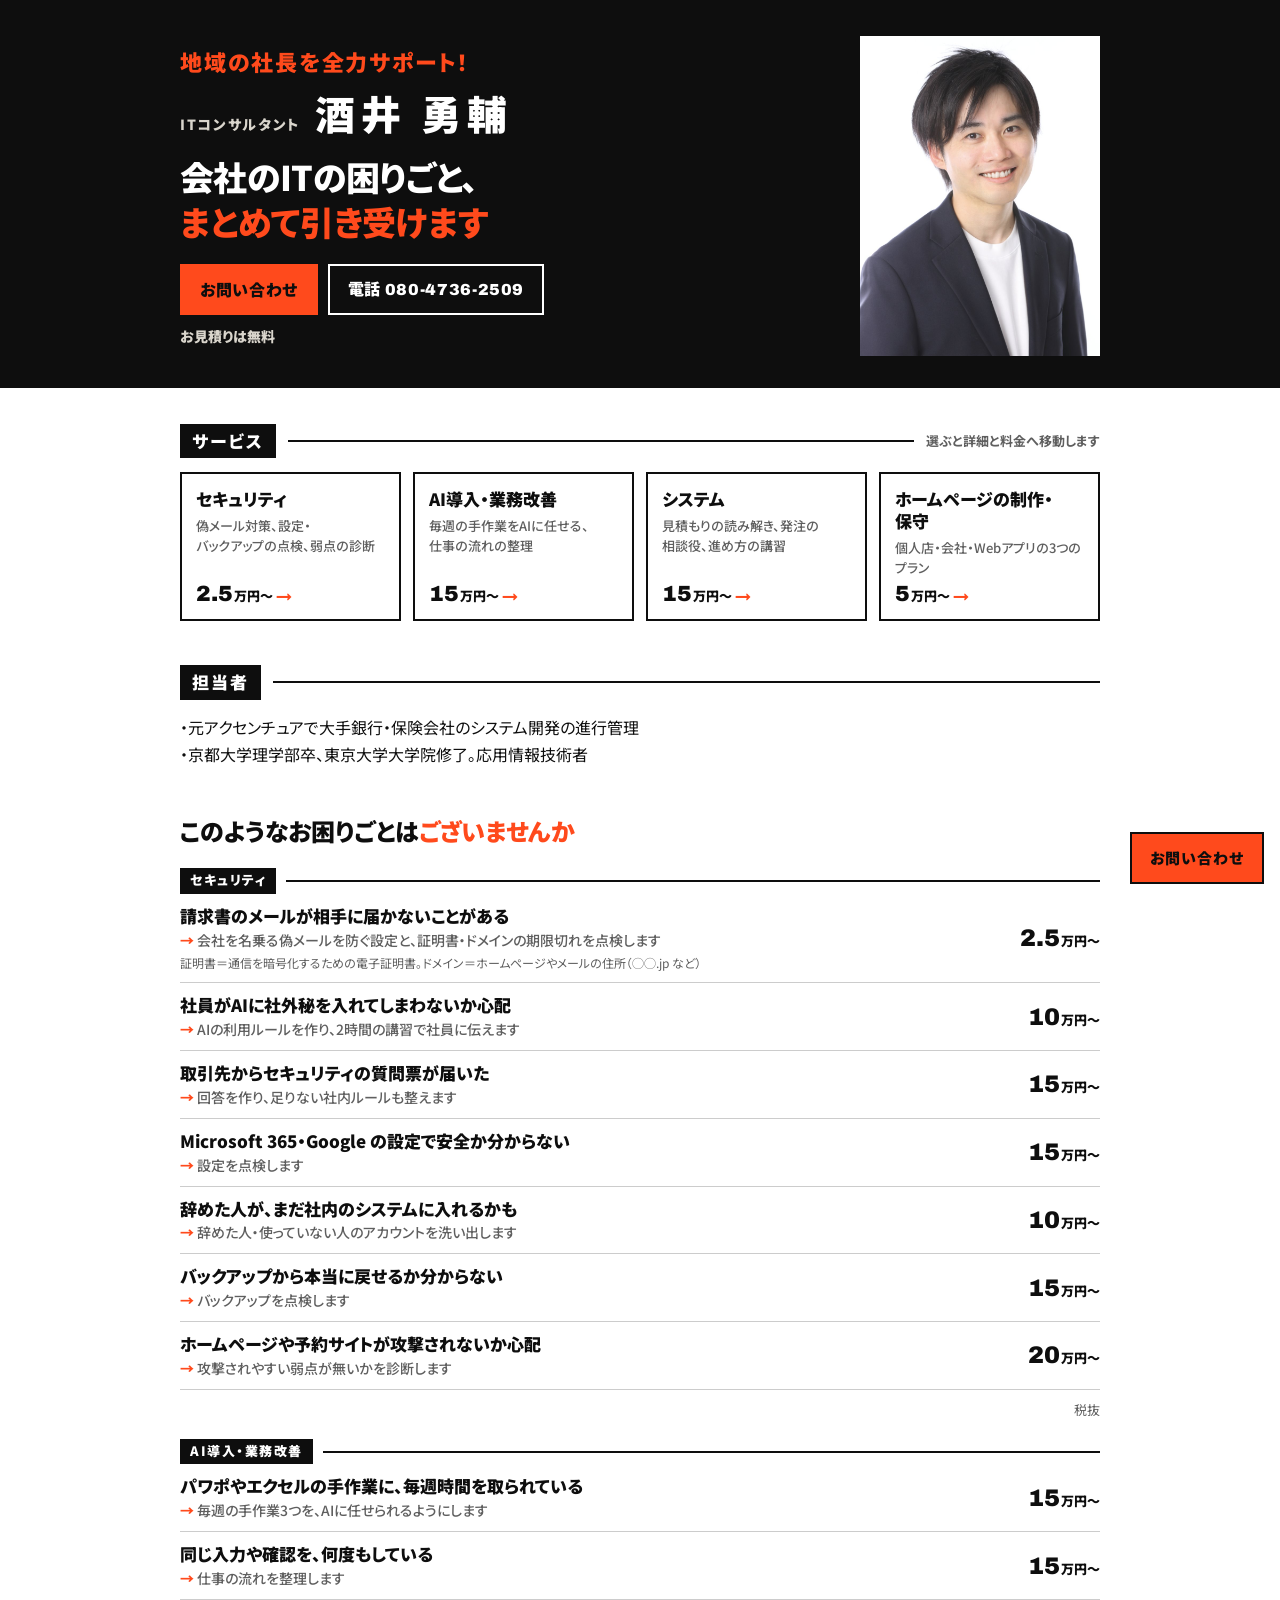
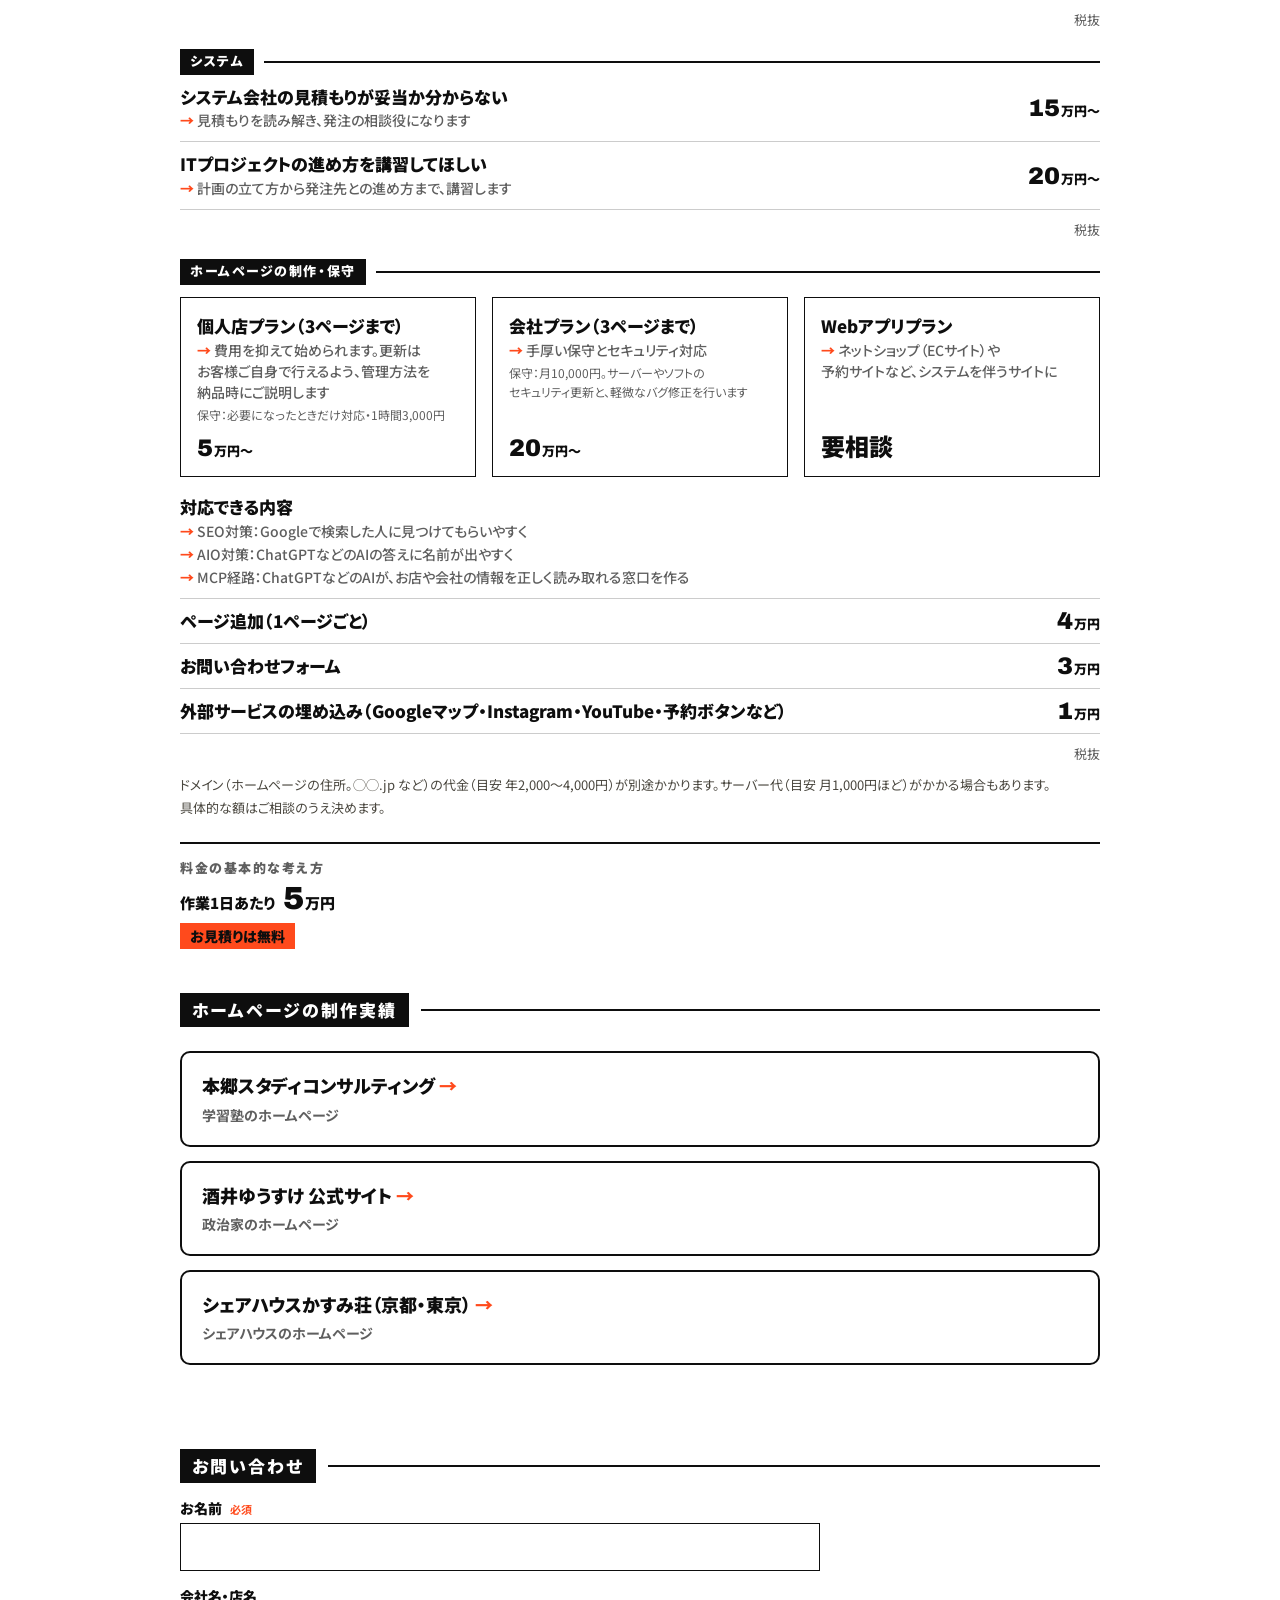
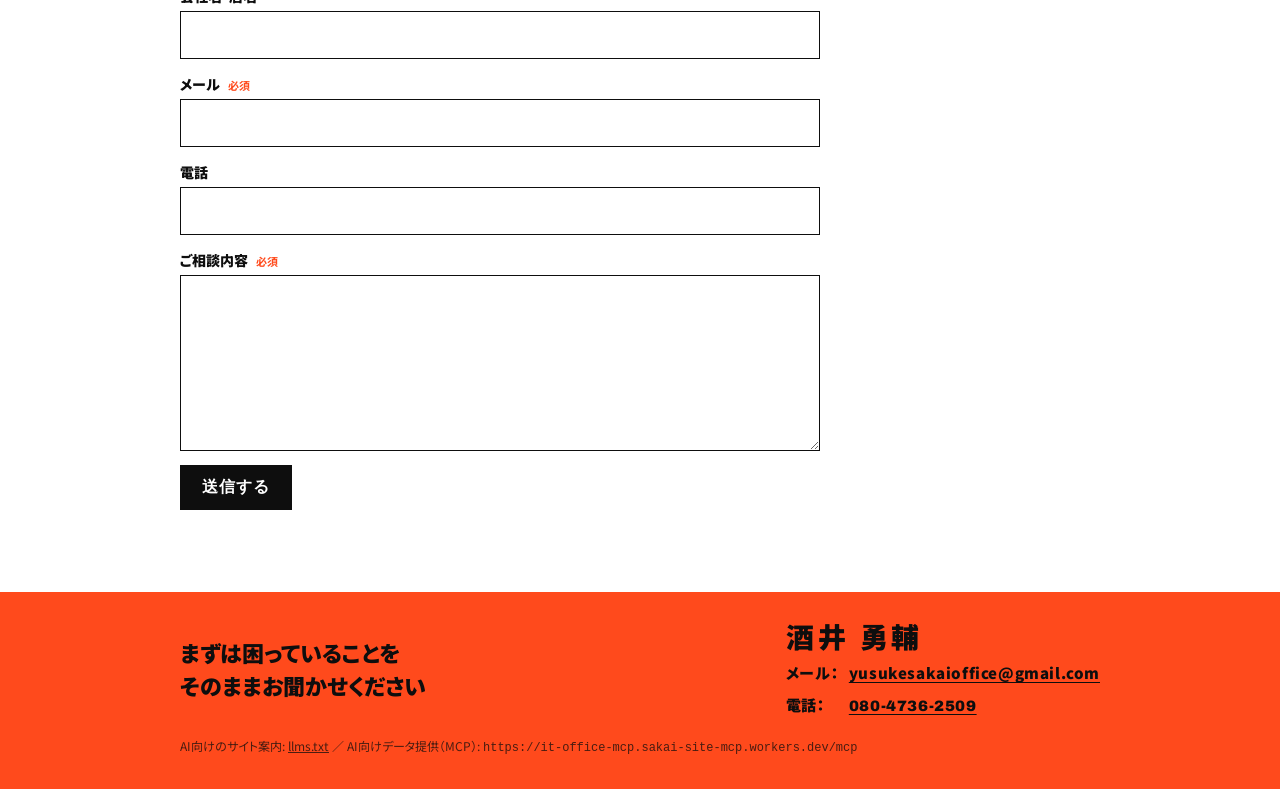
<file: index.html>
<!DOCTYPE html>
<html lang="ja">
<head>
<meta charset="UTF-8">
<meta name="viewport" content="width=device-width,initial-scale=1">
<title>酒井 勇輔｜ITコンサルタント（セキュリティ・AI導入・システム・ホームページ制作）</title>
<meta name="description" content="ITコンサルタント 酒井勇輔のホームページ。会社のITの困りごとをまとめて引き受けます。セキュリティ点検、AI導入・業務改善、システム発注の相談、ホームページの制作・保守（5万円〜・税抜き）。元アクセンチュア、応用情報技術者。お見積りは無料。">
<meta name="keywords" content="ITコンサルタント,酒井勇輔,中小企業,IT相談,セキュリティ対策,AI導入,業務改善,ホームページ制作,ホームページ保守,SEO対策">
<meta name="author" content="酒井勇輔">
<meta name="robots" content="index, follow">
<link rel="canonical" href="https://it.yusukesakai.jp/">
<meta property="og:type" content="website">
<meta property="og:title" content="酒井 勇輔｜ITコンサルタント">
<meta property="og:description" content="会社のITの困りごと、まとめて引き受けます。セキュリティ・AI導入・システム・ホームページ制作。お見積りは無料。">
<meta property="og:url" content="https://it.yusukesakai.jp/">
<meta property="og:image" content="https://it.yusukesakai.jp/img/photo.jpg">
<meta property="og:locale" content="ja_JP">
<meta property="og:site_name" content="酒井 勇輔｜ITコンサルタント">
<meta name="twitter:card" content="summary">
<meta name="twitter:title" content="酒井 勇輔｜ITコンサルタント">
<meta name="twitter:description" content="会社のITの困りごと、まとめて引き受けます。セキュリティ・AI導入・システム・ホームページ制作。お見積りは無料。">
<meta name="twitter:image" content="https://it.yusukesakai.jp/img/photo.jpg">
<link rel="alternate" type="text/plain" title="llms.txt" href="llms.txt">
<script type="application/ld+json">
{
  "@context": "https://schema.org",
  "@type": "ProfessionalService",
  "name": "酒井 勇輔｜ITコンサルタント",
  "url": "https://it.yusukesakai.jp/",
  "image": "https://it.yusukesakai.jp/img/photo.jpg",
  "description": "会社のITの困りごとをまとめて引き受けるITコンサルタント。セキュリティ点検、AI導入・業務改善、システム発注の相談、ホームページの制作・保守。",
  "telephone": "+81-80-4736-2509",
  "email": "yusukesakaioffice@gmail.com",
  "founder": {
    "@type": "Person",
    "name": "酒井勇輔",
    "jobTitle": "ITコンサルタント",
    "alumniOf": [
      {"@type": "CollegeOrUniversity", "name": "京都大学"},
      {"@type": "CollegeOrUniversity", "name": "東京大学大学院"}
    ],
    "hasCredential": "応用情報技術者"
  },
  "knowsAbout": ["情報セキュリティ", "AI導入", "業務改善", "システム開発の進行管理", "ホームページ制作", "SEO対策"]
}
</script>
<link rel="stylesheet" href="style.css">
</head>
<body>

<header class="hero">
  <div class="wrap hero-grid">
    <div>
      <p class="to">地域の社長を全力サポート！</p>
      <div class="name"><span class="r">ITコンサルタント</span><span class="p">酒井 勇輔</span></div>
      <p class="catch">会社のITの困りごと、<br><em>まとめて引き受けます</em></p>
      <div class="cta"><a class="b1" href="#form">お問い合わせ</a><a class="b2 num" href="tel:08047362509">電話 080-4736-2509</a></div>
      <p class="free-h">お見積りは無料</p>
    </div>
    <div class="photo"><span>写真</span><img src="img/photo.jpg" alt="酒井 勇輔" onerror="this.remove()"></div>
  </div>
</header>

<main>
  <section id="menu">
    <div class="wrap">
      <div class="sec"><h2>サービス</h2><small>選ぶと詳細と料金へ移動します</small></div>
      <div class="cards">
        <a class="card" href="#security"><span class="k">セキュリティ</span><span class="d">偽メール対策、設定・バックアップの点検、弱点の診断</span><span class="from num">2.5<small>万円〜</small></span></a>
        <a class="card" href="#ai"><span class="k">AI導入・業務改善</span><span class="d">毎週の手作業をAIに任せる、仕事の流れの整理</span><span class="from num">15<small>万円〜</small></span></a>
        <a class="card" href="#system"><span class="k">システム</span><span class="d">見積もりの読み解き、発注の相談役、進め方の講習</span><span class="from num">15<small>万円〜</small></span></a>
        <a class="card" href="#hp"><span class="k">ホームページの制作・保守</span><span class="d">個人店・会社・Webアプリの3つのプラン</span><span class="from num">5<small>万円〜</small></span></a>
      </div>
    </div>
  </section>

  <section id="profile">
    <div class="wrap">
      <div class="sec"><h2>担当者</h2></div>
      <ul class="career">
        <li>元アクセンチュアで大手銀行・保険会社のシステム開発の進行管理</li>
        <li>京都大学理学部卒、東京大学大学院修了。応用情報技術者</li>
      </ul>
    </div>
  </section>

  <section id="consul">
    <div class="wrap">
      <p class="q"><span>このようなお困りごとは<em>ございませんか</em></span></p>

      <div class="grp" id="security"><h3>セキュリティ</h3></div>
      <div class="row"><div><p class="pain">請求書のメールが相手に届かないことがある</p><p class="do"><b>→</b> 会社を名乗る偽メールを防ぐ設定と、証明書・ドメインの期限切れを点検します</p><p class="nt">証明書＝通信を暗号化するための電子証明書。ドメイン＝ホームページやメールの住所（◯◯.jp など）</p></div><div class="pr num">2.5<small>万円〜</small></div></div>
      <div class="row"><div><p class="pain">社員がAIに社外秘を入れてしまわないか心配</p><p class="do"><b>→</b> AIの利用ルールを作り、2時間の講習で社員に伝えます</p></div><div class="pr num">10<small>万円〜</small></div></div>
      <div class="row"><div><p class="pain">取引先からセキュリティの質問票が届いた</p><p class="do"><b>→</b> 回答を作り、足りない社内ルールも整えます</p></div><div class="pr num">15<small>万円〜</small></div></div>
      <div class="row"><div><p class="pain">Microsoft 365・Google の設定で安全か分からない</p><p class="do"><b>→</b> 設定を点検します</p></div><div class="pr num">15<small>万円〜</small></div></div>
      <div class="row"><div><p class="pain">辞めた人が、まだ社内のシステムに入れるかも</p><p class="do"><b>→</b> 辞めた人・使っていない人のアカウントを洗い出します</p></div><div class="pr num">10<small>万円〜</small></div></div>
      <div class="row"><div><p class="pain">バックアップから本当に戻せるか分からない</p><p class="do"><b>→</b> バックアップを点検します</p></div><div class="pr num">15<small>万円〜</small></div></div>
      <div class="row"><div><p class="pain">ホームページや予約サイトが攻撃されないか心配</p><p class="do"><b>→</b> 攻撃されやすい弱点が無いかを診断します</p></div><div class="pr num">20<small>万円〜</small></div></div>
      <p class="taxnote">税抜</p>

      <div class="grp" id="ai"><h3>AI導入・業務改善</h3></div>
      <div class="row"><div><p class="pain">パワポやエクセルの手作業に、毎週時間を取られている</p><p class="do"><b>→</b> 毎週の手作業3つを、AIに任せられるようにします</p></div><div class="pr num">15<small>万円〜</small></div></div>
      <div class="row"><div><p class="pain">同じ入力や確認を、何度もしている</p><p class="do"><b>→</b> 仕事の流れを整理します</p></div><div class="pr num">15<small>万円〜</small></div></div>
      <p class="taxnote">税抜</p>

      <div class="grp" id="system"><h3>システム</h3></div>
      <div class="row"><div><p class="pain">システム会社の見積もりが妥当か分からない</p><p class="do"><b>→</b> 見積もりを読み解き、発注の相談役になります</p></div><div class="pr num">15<small>万円〜</small></div></div>
      <div class="row"><div><p class="pain">ITプロジェクトの進め方を講習してほしい</p><p class="do"><b>→</b> 計画の立て方から発注先との進め方まで、講習します</p></div><div class="pr num">20<small>万円〜</small></div></div>
      <p class="taxnote">税抜</p>

      <div class="grp" id="hp"><h3>ホームページの制作・保守</h3></div>
      <div class="plans">
        <div class="row plan"><div><p class="pain">個人店プラン（3ページまで）</p><p class="do"><b>→</b> 費用を抑えて始められます。更新はお客様ご自身で行えるよう、管理方法を納品時にご説明します</p><p class="nt">保守：必要になったときだけ対応・1時間3,000円</p></div><div class="pr num">5<small>万円〜</small></div></div>
        <div class="row plan"><div><p class="pain">会社プラン（3ページまで）</p><p class="do"><b>→</b> 手厚い保守とセキュリティ対応</p><p class="nt">保守：月10,000円。サーバーやソフトのセキュリティ更新と、軽微なバグ修正を行います</p></div><div class="pr num">20<small>万円〜</small></div></div>
        <div class="row plan"><div><p class="pain">Webアプリプラン</p><p class="do"><b>→</b> ネットショップ（ECサイト）や予約サイトなど、システムを伴うサイトに</p></div><div class="pr num"><span class="tbd">要相談</span></div></div>
      </div>
      <div class="row"><div><p class="pain">対応できる内容</p><p class="do"><b>→</b> SEO対策：Googleで検索した人に見つけてもらいやすく</p><p class="do"><b>→</b> AIO対策：ChatGPTなどのAIの答えに名前が出やすく</p><p class="do"><b>→</b> MCP経路：ChatGPTなどのAIが、お店や会社の情報を正しく読み取れる窓口を作る</p></div></div>
      <div class="row"><div><p class="pain">ページ追加（1ページごと）</p></div><div class="pr num">4<small>万円</small></div></div>
      <div class="row"><div><p class="pain">お問い合わせフォーム</p></div><div class="pr num">3<small>万円</small></div></div>
      <div class="row"><div><p class="pain">外部サービスの埋め込み（Googleマップ・Instagram・YouTube・予約ボタンなど）</p></div><div class="pr num">1<small>万円</small></div></div>
      <p class="taxnote">税抜</p>
      <p class="notes">ドメイン（ホームページの住所。◯◯.jp など）の代金（目安 年2,000〜4,000円）が別途かかります。サーバー代（目安 月1,000円ほど）がかかる場合もあります。具体的な額はご相談のうえ決めます。</p>

      <div class="rate-box">
        <div class="lab">料金の基本的な考え方</div>
        <div class="rate">作業1日あたり <b class="num">5<small>万円</small></b></div>
        <div class="free">お見積りは無料</div>
      </div>

    </div>
  </section>

  <section id="works">
    <div class="wrap">
      <div class="sec"><h2>ホームページの制作実績</h2></div>
      <ul class="wl">
        <li><a href="https://hongo-study.tail01143c.ts.net/" target="_blank" rel="noopener"><span class="t">本郷スタディコンサルティング</span><span class="u">学習塾のホームページ</span></a></li>
        <li><a href="https://yusukesakai.jp/" target="_blank" rel="noopener"><span class="t">酒井ゆうすけ 公式サイト</span><span class="u">政治家のホームページ</span></a></li>
        <li><a href="https://kasumiso.tail01143c.ts.net/" target="_blank" rel="noopener"><span class="t">シェアハウスかすみ荘（京都・東京）</span><span class="u">シェアハウスのホームページ</span></a></li>
      </ul>
    </div>
  </section>
</main>

<section id="form" class="cf">
  <div class="wrap">
    <div class="sec"><h2>お問い合わせ</h2></div>
    <form id="cform" novalidate>
      <label><span>お名前<b>必須</b></span><input name="name" required autocomplete="name"></label>
      <label><span>会社名・店名</span><input name="company" autocomplete="organization"></label>
      <label><span>メール<b>必須</b></span><input name="email" type="email" required autocomplete="email"></label>
      <label><span>電話</span><input name="tel" type="tel" autocomplete="tel"></label>
      <label><span>ご相談内容<b>必須</b></span><textarea name="body" rows="6" required></textarea></label>
      <input type="checkbox" name="botcheck" class="hp" tabindex="-1" autocomplete="off" aria-hidden="true">
      <button type="submit" class="btn">送信する</button>
      <p id="cmsg" class="cmsg" role="status"></p>
    </form>
  </div>
</section>

<a href="#form" id="fab" class="fab">お問い合わせ</a>
<script>
const WEB3FORMS_KEY='15698f7c-85f5-45d7-955a-04d66f195dc4';
const f=document.getElementById('cform'),m=document.getElementById('cmsg'),fab=document.getElementById('fab');
new IntersectionObserver(e=>fab.classList.toggle('off',e[0].isIntersecting),{threshold:.15}).observe(document.getElementById('form'));
f.addEventListener('submit',async ev=>{
  ev.preventDefault();
  if(!f.checkValidity()){m.textContent='お名前・メール・ご相談内容を入力してください';f.reportValidity();return}
  const b=f.querySelector('button');b.disabled=true;m.textContent='送信しています…';
  try{
    const d=Object.fromEntries(new FormData(f));d.botcheck=f.botcheck.checked;
    Object.assign(d,{access_key:WEB3FORMS_KEY,subject:'ホームページからのお問い合わせ（'+d.name+'様）',from_name:'ITコンサル ホームページ',replyto:d.email});
    const r=await fetch('https://api.web3forms.com/submit',{method:'POST',headers:{'Content-Type':'application/json',Accept:'application/json'},body:JSON.stringify(d)});
    const j=await r.json();if(!r.ok||!j.success)throw 0;
    f.reset();m.textContent='送信しました。折り返しご連絡します';
  }catch(e){m.textContent='送信できませんでした。メールか電話でご連絡ください'}
  b.disabled=false;
});
</script>

<footer class="foot" id="contact">
  <div class="wrap">
    <div class="msg">まずは困っていることを<br>そのままお聞かせください</div>
    <div class="who">
      <div class="p">酒井 勇輔</div>
      <div class="m"><em>メール：</em><a href="mailto:yusukesakaioffice@gmail.com">yusukesakaioffice@gmail.com</a></div>
      <div class="m"><em>電話：</em><a href="tel:08047362509" class="num">080-4736-2509</a></div>
    </div>
  </div>
  <p class="wrap ai">AI向けのサイト案内: <a href="llms.txt">llms.txt</a> ／ AI向けデータ提供（MCP）: <code>https://it-office-mcp.sakai-site-mcp.workers.dev/mcp</code></p>
</footer>

</body>
</html>
</file>
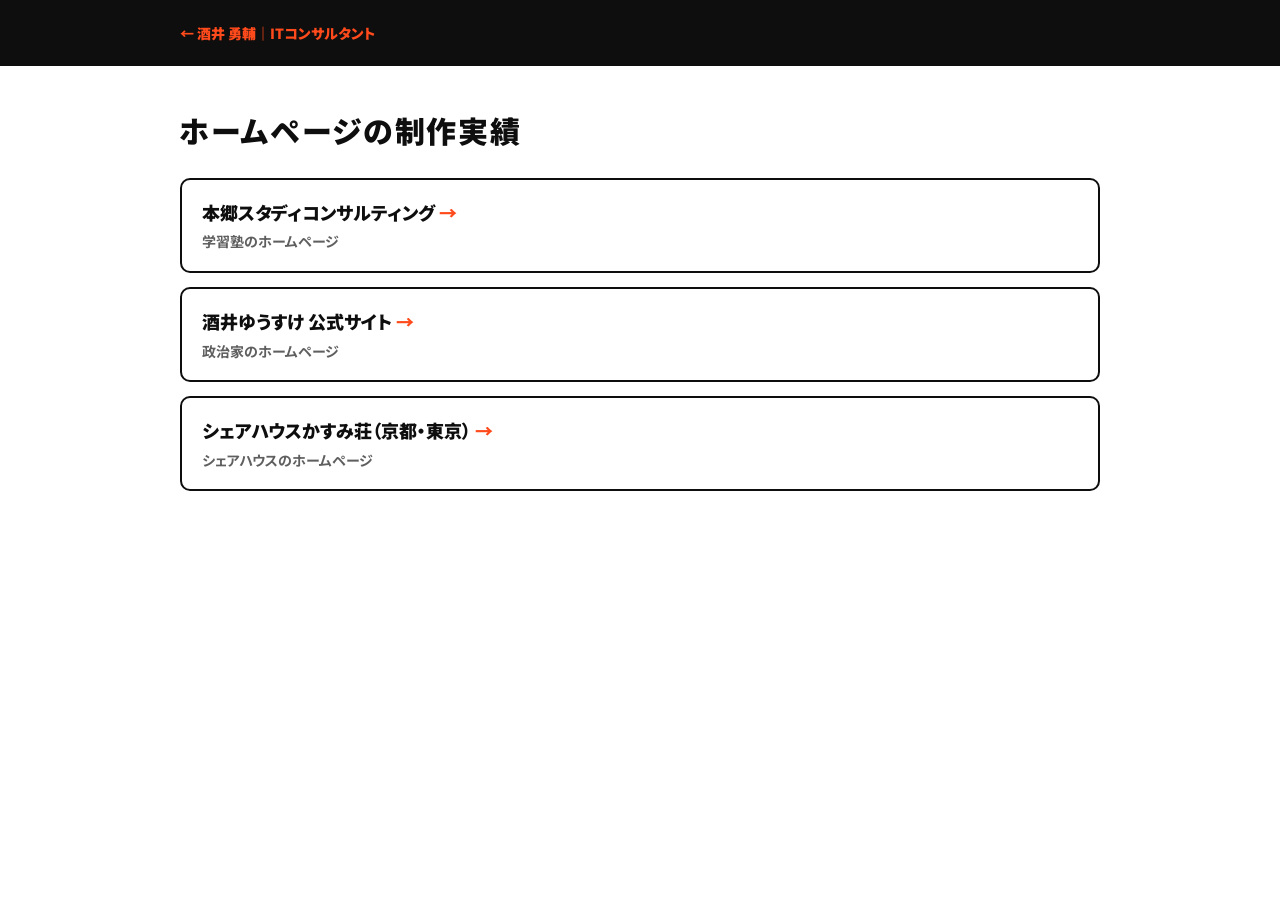
<file: works.html>
<!DOCTYPE html>
<html lang="ja">
<head>
<meta charset="UTF-8">
<meta name="viewport" content="width=device-width,initial-scale=1">
<title>ホームページの制作実績｜酒井 勇輔｜ITコンサルタント</title>
<meta name="description" content="ITコンサルタント 酒井勇輔がこれまでに作ったホームページの一覧。">
<meta name="robots" content="index, follow">
<link rel="canonical" href="https://it.yusukesakai.jp/works.html">
<meta property="og:type" content="website">
<meta property="og:title" content="ホームページの制作実績｜酒井 勇輔｜ITコンサルタント">
<meta property="og:url" content="https://it.yusukesakai.jp/works.html">
<meta property="og:image" content="https://it.yusukesakai.jp/img/photo.jpg">
<meta property="og:locale" content="ja_JP">
<link rel="stylesheet" href="style.css">
</head>
<body>
<header class="pagehead">
  <div class="wrap"><a href="index.html">← 酒井 勇輔｜ITコンサルタント</a></div>
</header>
<main class="works">
  <div class="wrap">
    <h1>ホームページの制作実績</h1>
    <ul class="wl">
      <li><a href="https://hongo-study.tail01143c.ts.net/" target="_blank" rel="noopener"><span class="t">本郷スタディコンサルティング</span><span class="u">学習塾のホームページ</span></a></li>
      <li><a href="https://yusukesakai.jp/" target="_blank" rel="noopener"><span class="t">酒井ゆうすけ 公式サイト</span><span class="u">政治家のホームページ</span></a></li>
        <li><a href="https://kasumiso.tail01143c.ts.net/" target="_blank" rel="noopener"><span class="t">シェアハウスかすみ荘（京都・東京）</span><span class="u">シェアハウスのホームページ</span></a></li>
    </ul>
  </div>
</main>
</body>
</html>
</file>
<file: style.css>
@import url('https://fonts.googleapis.com/css2?family=Noto+Sans+JP:wght@400;500;700;900&family=Archivo:wght@600;800;900&display=swap');
*{margin:0;padding:0;box-sizing:border-box;border-radius:0}
:root{--ink:#0e0e0e;--sub:#5f5f5f;--acc:#ff4a1c;--paper:#ffffff;--hair:#cccccc}
html{-webkit-text-size-adjust:100%}
body{word-break:auto-phrase;font-family:'Noto Sans JP',sans-serif;background:var(--paper);color:var(--ink);font-feature-settings:"palt";line-height:1.6}
a{color:inherit}
.num{font-family:'Archivo','Noto Sans JP',sans-serif;font-variant-numeric:tabular-nums}
.wrap{max-width:960px;margin:0 auto;padding:0 20px}

.hero{background:var(--ink);color:#fff;padding:36px 0 32px}
.hero-grid{display:grid;grid-template-columns:1fr 240px;gap:32px;align-items:center}
.to{font-size:22px;font-weight:900;letter-spacing:.08em;color:var(--acc)}
.name{margin-top:10px;display:flex;align-items:baseline;flex-wrap:wrap;gap:4px 14px}
.name .r{font-size:14px;font-weight:900;letter-spacing:.12em;color:#d9d5cc}
.name .p{font-size:40px;font-weight:900;letter-spacing:.14em;line-height:1.2}
.catch{margin-top:18px;font-size:34px;font-weight:900;line-height:1.3;letter-spacing:-.02em}
.catch em{font-style:normal;color:var(--acc)}
.tags{margin-top:18px;display:flex;gap:8px;flex-wrap:wrap}
.tags span{font-size:13px;font-weight:900;border:1.5px solid #fff;padding:2px 10px 3px}

.photo{position:relative;width:100%;aspect-ratio:3/4;background:#bdbdbd;display:flex;align-items:center;justify-content:center;overflow:hidden}
.photo span{font-size:18px;font-weight:700;color:#4a473f;letter-spacing:.2em}
.photo img{position:absolute;inset:0;width:100%;height:100%;object-fit:cover;object-position:center 15%}

section{padding:36px 0 8px}
.sec{display:flex;align-items:center;gap:12px;margin-bottom:14px}
.sec h2{font-size:17px;font-weight:900;letter-spacing:.12em;background:var(--ink);color:var(--paper);padding:3px 12px 4px;white-space:nowrap}
.sec::after{content:"";flex:1;height:2px;background:var(--ink)}
.sec small{order:3;font-size:13px;font-weight:700;color:var(--sub);white-space:nowrap}
.sec::after{order:2}

.q{display:flex;justify-content:space-between;align-items:baseline;gap:12px;font-size:24px;font-weight:900;margin-bottom:6px}
.q em{font-style:normal;color:var(--acc)}
.q .tax{font-size:13px;font-weight:900;color:var(--sub);white-space:nowrap}
.grp{margin-top:18px;display:flex;align-items:center;gap:10px}
.grp h3{font-size:13px;font-weight:900;letter-spacing:.12em;background:var(--ink);color:var(--paper);padding:2px 10px 3px;white-space:nowrap}
.grp::after{content:"";flex:1;height:2px;background:var(--ink)}
.row{display:grid;grid-template-columns:1fr auto;align-items:center;gap:0 16px;padding:10px 0;border-bottom:1px solid var(--hair)}
.pain{font-size:17px;font-weight:900;line-height:1.4}
.do{margin-top:2px;font-size:14px;font-weight:500;line-height:1.5;color:var(--sub)}
.do b{color:var(--acc);font-weight:900}
.pr{font-size:24px;font-weight:900;white-space:nowrap;text-align:right;line-height:1}
.pr small{font-family:'Noto Sans JP',sans-serif;font-size:13px;font-weight:900;margin-left:1px}
.tax{display:block;font-size:11px;font-weight:400;margin-top:4px;color:#555}
.rate-box{margin-top:22px;border-top:2px solid var(--ink);padding-top:14px}
.lab{font-size:13px;font-weight:900;letter-spacing:.12em;color:var(--sub);margin-bottom:4px}
.rate{display:flex;align-items:baseline;gap:8px;font-size:15px;font-weight:900}
.rate b{font-size:32px;font-weight:900;letter-spacing:-.02em;line-height:1}
.rate b small{font-family:'Noto Sans JP',sans-serif;font-size:15px;margin-left:2px}
.free{margin-top:8px;display:inline-block;background:var(--acc);color:var(--ink);font-size:14px;font-weight:900;padding:2px 10px}

.hp-hero{background:var(--acc);padding:28px 0 26px;margin-top:36px}
.hp-hero .top{font-size:14px;font-weight:900;letter-spacing:.14em}
.hp-hero .c1{margin-top:8px;font-size:44px;font-weight:900;line-height:1.1;letter-spacing:-.04em}
.hp-hero .c2{margin-top:10px;font-size:24px;font-weight:900;line-height:1.3}
.feats{background:var(--ink);color:#fff}
.feats .wrap{display:grid;grid-template-columns:repeat(3,minmax(0,1fr));gap:0 28px;padding-top:18px;padding-bottom:20px}
.feat .k{font-size:20px;font-weight:900;letter-spacing:.04em;line-height:1;white-space:nowrap}
.feat .k i{font-style:normal;font-family:'Archivo',sans-serif;font-weight:900;font-size:44px;letter-spacing:-.02em;margin-right:6px}
.feat .d{margin-top:8px;font-size:14px;font-weight:500;line-height:1.6;color:#d9d5cc}
.lead{font-size:20px;font-weight:900;line-height:1.5;margin-bottom:6px}
.grp + .plans,.grp + ul.fee{margin-top:12px}
.plans{display:grid;grid-template-columns:repeat(3,minmax(0,1fr));gap:16px}
.plan{background:#fff;border:1px solid var(--ink);padding:16px}
.plan .nm{font-size:20px;font-weight:900;line-height:1.25}
.plan .ds{margin-top:6px;font-size:13.5px;font-weight:500;line-height:1.6;color:#3a3833;min-height:3.2em}
.plan dl{margin-top:12px}
.plan dt{margin-top:10px;padding-top:8px;border-top:1px solid var(--hair);font-size:12px;font-weight:900;letter-spacing:.1em;color:var(--sub)}
.plan dd .p2{font-size:28px;font-weight:900;line-height:1.1;letter-spacing:-.02em;white-space:nowrap}
.plan dd .p2 small{font-family:'Noto Sans JP',sans-serif;font-size:13px;font-weight:900;margin-left:2px;letter-spacing:0}
.plan dd .p2 .u{font-family:'Noto Sans JP',sans-serif;font-size:13px;font-weight:900;margin-right:4px;letter-spacing:0}
.plan dd .nt{margin-top:2px;font-size:12px;font-weight:500;color:var(--sub)}
.plan dd .tbd{font-size:22px;font-weight:900;line-height:1.3}
ul.fee{list-style:none;border-top:1px solid var(--ink)}
.fee li{display:flex;align-items:baseline;gap:12px;padding:8px 0;font-size:15px;border-bottom:1px solid var(--hair)}
.fee li .l{flex:1}
.fee li b{font-size:18px;font-weight:800;white-space:nowrap;text-align:right}
.fee li b:not(.num){font-size:16px;font-weight:900}
.fee li.b .l{font-weight:900}
.fee li:nth-child(3),.fee li:last-child{border-bottom:1px solid var(--ink)}
.notes{margin-top:10px;font-size:13px;line-height:1.75;color:#4a473f}

.career{list-style:none}
.career li{font-size:16px;line-height:1.7;padding-left:1em;text-indent:-1em}
.career li::before{content:'・'}

.btn{display:inline-block;background:var(--ink);color:var(--paper);font-size:16px;font-weight:900;letter-spacing:.06em;padding:12px 22px;text-decoration:none}
.btn:hover{background:var(--acc);color:var(--ink)}

.foot{margin-top:40px;background:var(--acc);color:var(--ink);padding:28px 0 32px}
.foot .wrap{display:flex;align-items:center;justify-content:space-between;gap:24px;flex-wrap:wrap}
.foot .msg{font-size:22px;font-weight:900;line-height:1.5}
.foot .p{font-size:28px;font-weight:900;letter-spacing:.14em;line-height:1.2}
.foot .m{margin-top:8px;font-size:15px;font-weight:900;letter-spacing:.04em;display:flex;align-items:baseline;flex-wrap:wrap}
.foot .m em{font-style:normal;width:4.2em}
.foot .wrap.ai{display:block;margin-top:18px;font-size:12px;opacity:.75}
.foot .ai a{text-decoration:underline}
.foot .m a{font-weight:900;text-decoration:underline;text-underline-offset:3px;word-break:break-all}

.pagehead{background:var(--ink);color:#fff;padding:20px 0}
.pagehead a{font-size:14px;font-weight:900;color:var(--acc);text-decoration:none}
.works{padding:40px 0 60px}
.works h1{font-size:30px;font-weight:900;letter-spacing:.06em}
.works p{margin-top:14px;font-size:17px;font-weight:700;color:var(--sub)}

@media (max-width:700px){
  .hero{padding:26px 0 24px}
  .hero-grid{grid-template-columns:1fr;gap:20px}
  .photo{width:200px;justify-self:start}
  .to{font-size:19px}
  .name .p{font-size:32px}
  .catch{font-size:27px}
  .q{font-size:20px;flex-wrap:wrap}
  .pain{font-size:15.5px}
  .do{font-size:13px}
  .pr{font-size:20px}
  .lead{font-size:17px}
  .hp-hero .c1{font-size:34px}
  .hp-hero .c2{font-size:20px}
  .feats .wrap{grid-template-columns:1fr;gap:14px}
  .feat .k i{font-size:36px}
  .plans{grid-template-columns:1fr}
  .plan .ds{min-height:0}
  .fee li{font-size:14px}
  .fee li b{font-size:16px}
  .foot .msg{font-size:19px}
}
.wl{list-style:none;margin-top:24px;display:grid;gap:14px}
.wl a{display:block;padding:18px 20px;border:2px solid var(--ink);border-radius:10px;text-decoration:none;color:var(--ink);background:#fff}
.wl a:hover{border-color:var(--acc)}
.wl .t{display:block;font-size:18px;font-weight:900}
.wl .u{display:block;margin-top:4px;font-size:14px;font-weight:700;color:var(--sub)}
.row .nt{margin-top:2px;font-size:12px;color:var(--sub)}
.sub{margin:6px 0 0;padding:4px 0 6px 14px;border-left:0}
.sub .lead{font-size:16px;margin-top:6px}
.sub h4{margin-top:14px;font-size:14px;font-weight:900;color:var(--ink)}
.sub h4 + .row{padding-top:6px}
.sub h4 + .plans,.sub h4 + ul.fee{margin-top:8px}

.cf{margin-top:40px}
#cform{display:grid;gap:14px;max-width:640px}
#cform label{display:grid;gap:4px;font-size:14px;font-weight:900}
#cform label b{display:inline;margin-left:8px;font-size:11px;color:var(--acc)}
#cform input,#cform textarea{font:inherit;font-size:16px;font-weight:500;padding:10px 12px;border:1px solid var(--ink);border-radius:0;background:#fff;color:var(--ink);width:100%}
#cform input:focus,#cform textarea:focus{outline:2px solid var(--acc);outline-offset:0}
#cform .hp{position:absolute;left:-9999px;width:1px;height:1px}
#cform .btn{justify-self:start;border:0;cursor:pointer}
#cform .btn:disabled{opacity:.5}
.cmsg{font-size:14px;font-weight:700;color:var(--sub);min-height:1.4em}
.fab{position:fixed;right:16px;bottom:16px;z-index:50;background:var(--acc);color:var(--ink);font-size:15px;font-weight:900;letter-spacing:.06em;padding:12px 18px;text-decoration:none;border:2px solid var(--ink);transition:opacity .2s}
.fab.off{opacity:0;pointer-events:none}
html{scroll-behavior:smooth}
.cta{margin-top:20px;display:flex;gap:10px;flex-wrap:wrap}
.cta a{display:inline-block;font-size:16px;font-weight:900;letter-spacing:.04em;padding:11px 18px;text-decoration:none;border:2px solid #fff}
.cta .b1{background:var(--acc);border-color:var(--acc);color:var(--ink)}
.cta .b2{color:#fff}
.free-h{margin-top:10px;font-size:14px;font-weight:900;color:#d9d5cc}
.cards{display:grid;grid-template-columns:repeat(4,minmax(0,1fr));gap:12px}
.card{display:flex;flex-direction:column;gap:6px;border:2px solid var(--ink);padding:14px;text-decoration:none;color:var(--ink);background:#fff}
.card:hover{border-color:var(--acc)}
.card .k{font-size:17px;font-weight:900;line-height:1.3}
.card .d{flex:1;font-size:13px;font-weight:500;line-height:1.5;color:var(--sub)}
.card .from{font-size:22px;font-weight:900;line-height:1}
.card .from small{font-family:'Noto Sans JP',sans-serif;font-size:13px;margin-left:1px}
.card .from::after{content:" →";font-size:16px;color:var(--acc)}
.grp{scroll-margin-top:12px}
.plans .row.plan{display:flex;flex-direction:column;justify-content:space-between;gap:12px;padding:16px;border:1px solid var(--ink)}
.plans .row.plan .pr{text-align:left}
.grp + .plans{margin-top:12px}
@media (max-width:700px){
  .cards{grid-template-columns:repeat(2,minmax(0,1fr))}
  .card .k{font-size:15px}
  .cta a{font-size:15px}
}
.plans .row.plan .pr{align-self:flex-start}
.plans + .row{margin-top:8px}
@media (max-width:700px){
  .hero-grid{grid-template-columns:1fr 104px;gap:14px;align-items:start}
  .photo{width:104px}
  .name .p{font-size:28px}
  .catch{font-size:24px}
  .cta{grid-column:1/-1}
}
.wl .t::after{content:" →";color:var(--acc)}
.taxnote{margin-top:10px;font-size:13px;color:var(--sub);text-align:right}
</file>
